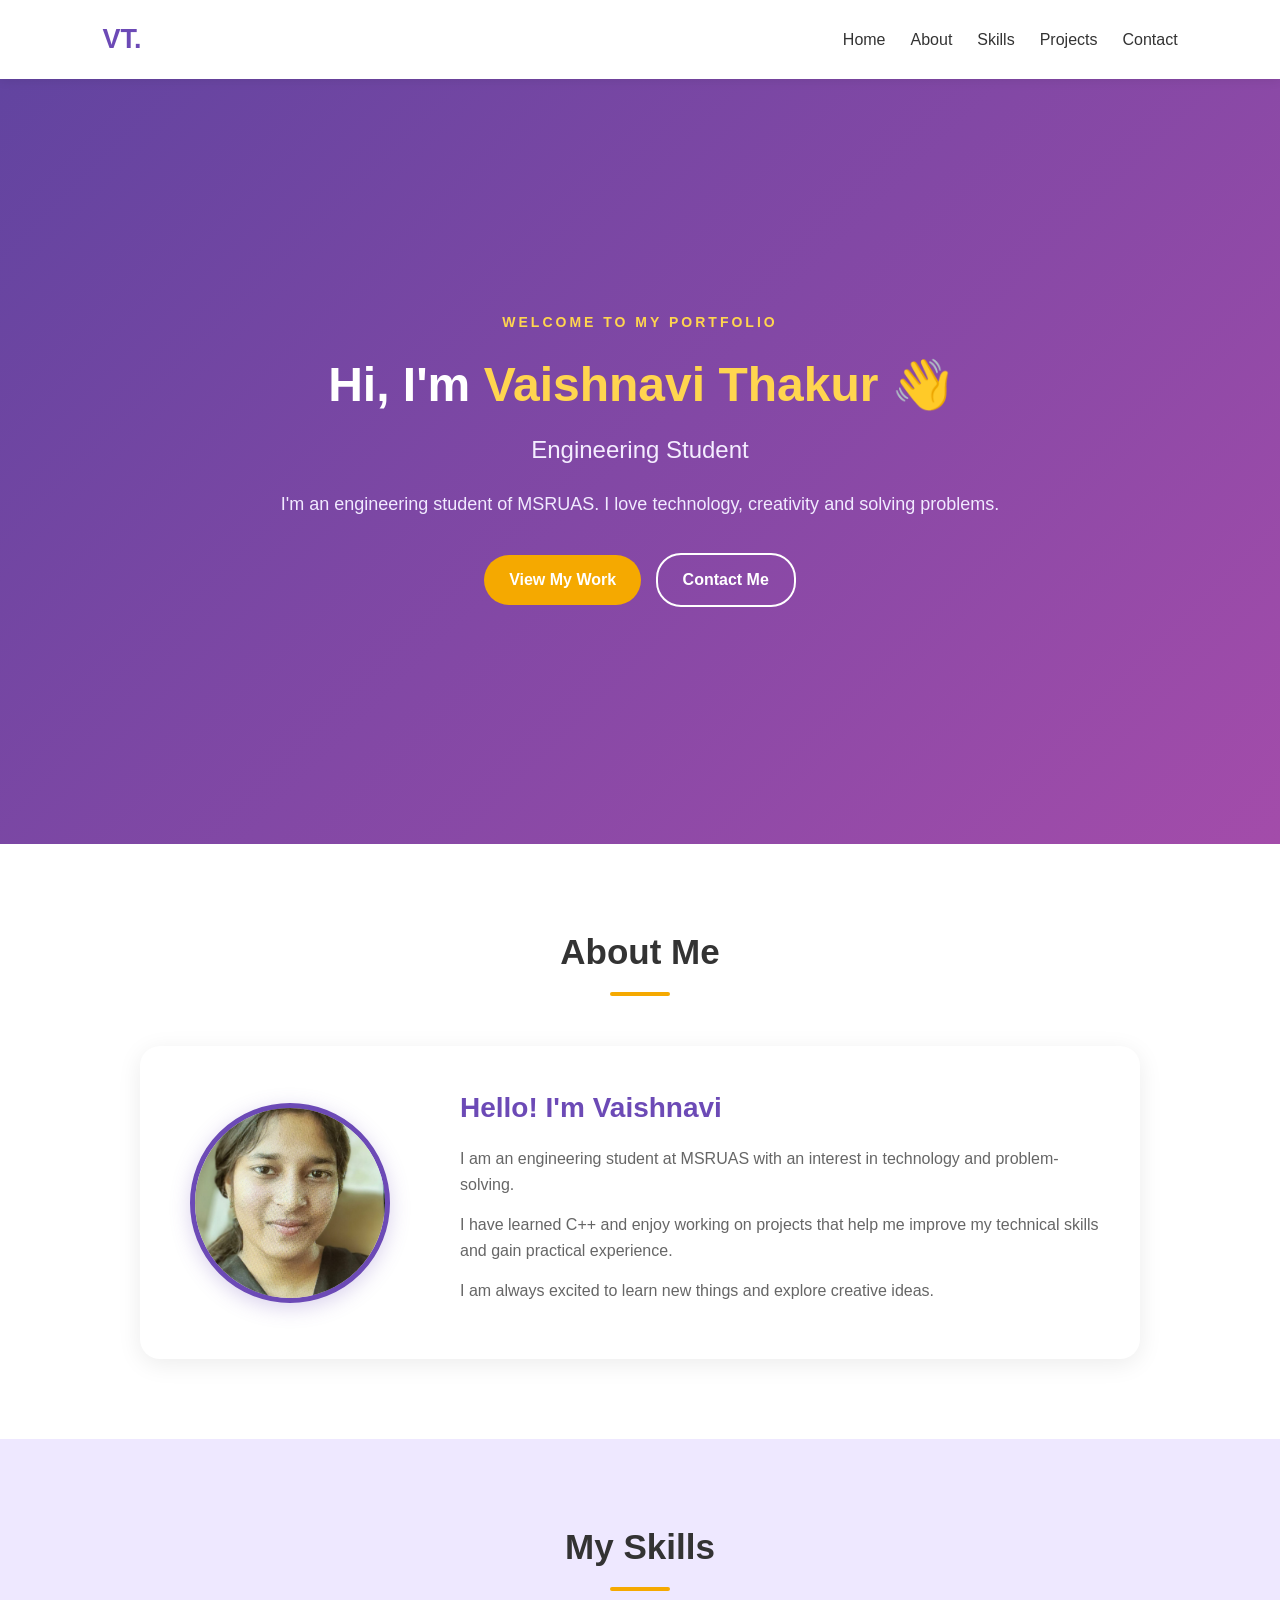
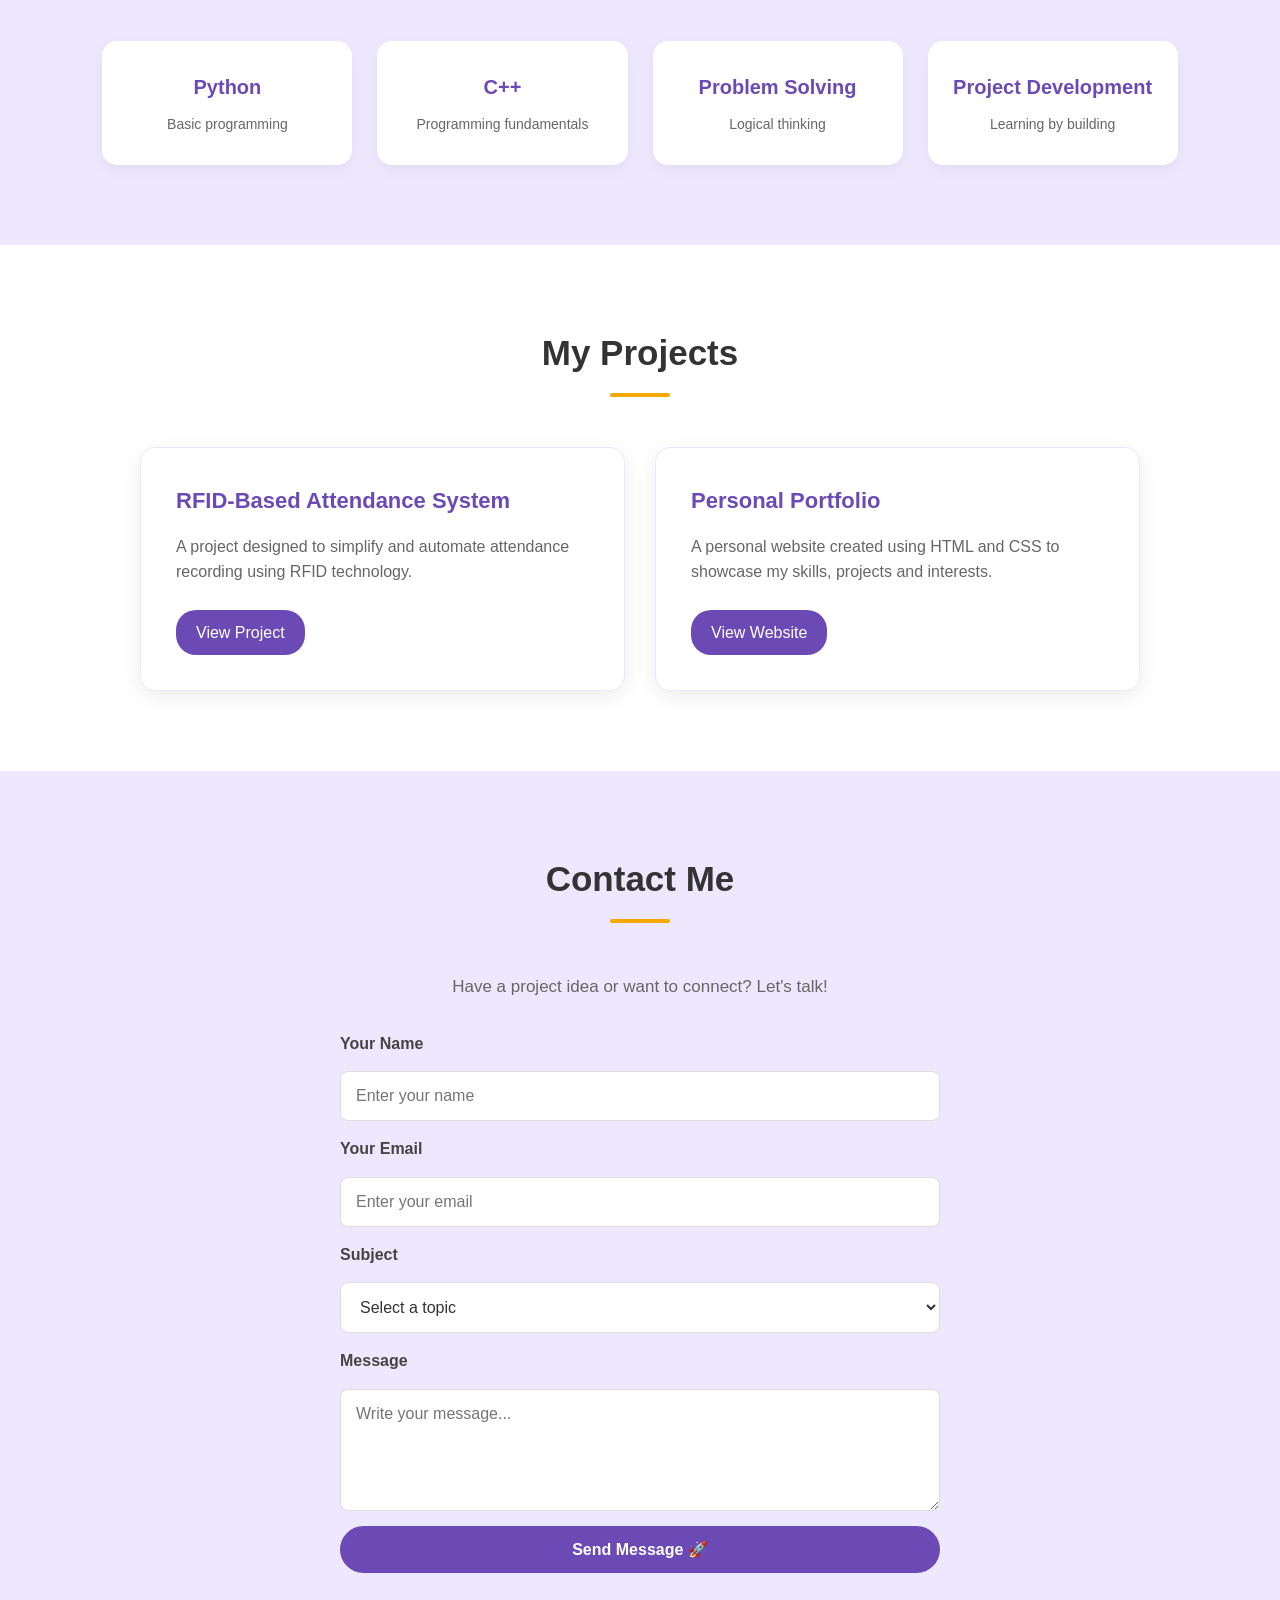
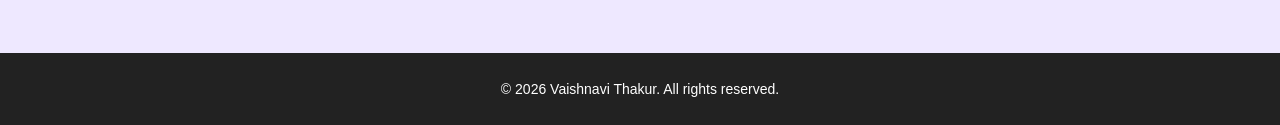
<file: index.html>
<!DOCTYPE html>
<html lang="en">
<head>
    <meta charset="UTF-8">
    <meta name="viewport"
          content="width=device-width, initial-scale=1.0">

    <title>My Portfolio | Vaishnavi Thakur</title>

    <link rel="stylesheet" href="style.css">
</head>

<body>

    <!-- NAVIGATION -->
    <nav>
        <a href="#home" class="logo">VT.</a>

        <div class="nav-links">
            <a href="#home">Home</a>
            <a href="#about">About</a>
            <a href="#skills">Skills</a>
            <a href="#projects">Projects</a>
            <a href="#contact">Contact</a>
        </div>
    </nav>


    <!-- HERO SECTION -->
    <header class="hero" id="home">
        <div class="hero-text">
            <p class="welcome">WELCOME TO MY PORTFOLIO</p>

            <h1>
                Hi, I'm <span>Vaishnavi Thakur</span> 👋
            </h1>

            <h2>Engineering Student</h2>

            <p>
                I'm an engineering student of MSRUAS.
                I love technology, creativity and
                solving problems.
            </p>

            <a href="#projects" class="button">
                View My Work
            </a>

            <a href="#contact" class="button button-outline">
                Contact Me
            </a>
        </div>
    </header>


    <!-- ABOUT SECTION -->
    <section id="about">
        <h2 class="section-title">About Me</h2>

        <div class="about-box">

            <div class="about-image">
                <div class="profile-circle">
                    <img
                        src="profile.jpeg"
                        alt="Vaishnavi Thakur"
                    >
                </div>
            </div>

            <div class="about-text">
                <h3>Hello! I'm Vaishnavi</h3>

                <p>
                    I am an engineering student at
                    MSRUAS with an interest in
                    technology and problem-solving.
                </p>

                <p>
                    I have learned C++ and enjoy
                    working on projects that help me
                    improve my technical skills and
                    gain practical experience.
                </p>

                <p>
                    I am always excited to learn
                    new things and explore creative
                    ideas.
                </p>
            </div>

        </div>
    </section>


    <!-- SKILLS SECTION -->
    <section id="skills" class="skills-section">
        <h2 class="section-title">My Skills</h2>

        <div class="skills-container">

            <div class="skill-card">
                <h3>Python</h3>
                <p>Basic programming</p>
            </div>

            <div class="skill-card">
                <h3>C++</h3>
                <p>Programming fundamentals</p>
            </div>

            <div class="skill-card">
                <h3>Problem Solving</h3>
                <p>Logical thinking</p>
            </div>

            <div class="skill-card">
                <h3>Project Development</h3>
                <p>Learning by building</p>
            </div>

        </div>
    </section>


    <!-- PROJECTS SECTION -->
    <section id="projects">
        <h2 class="section-title">My Projects</h2>

        <div class="projects-container">

            <div class="project-card">
                <h3>RFID-Based Attendance System</h3>

                <p>
                    A project designed to simplify
                    and automate attendance recording
                    using RFID technology.
                </p>

                <a href="#contact" class="project-button">
                    View Project
                </a>
            </div>

            <div class="project-card">
                <h3>Personal Portfolio</h3>

                <p>
                    A personal website created using
                    HTML and CSS to showcase my
                    skills, projects and interests.
                </p>

                <a href="#home" class="project-button">
                    View Website
                </a>
            </div>

        </div>
    </section>


    <!-- CONTACT SECTION -->
    <section id="contact" class="contact-section">
        <h2 class="section-title">Contact Me</h2>

        <p class="contact-intro">
            Have a project idea or want to connect?
            Let's talk!
        </p>

        <form action="#" method="get">

            <label for="name">Your Name</label>
            <input
                type="text"
                id="name"
                name="name"
                placeholder="Enter your name"
                required
            >

            <label for="email">Your Email</label>
            <input
                type="email"
                id="email"
                name="email"
                placeholder="Enter your email"
                required
            >

            <label for="subject">Subject</label>
            <select id="subject" name="subject">
                <option value="">Select a topic</option>
                <option value="project">
                    Project Discussion
                </option>
                <option value="collab">
                    Collaboration
                </option>
                <option value="other">
                    Other
                </option>
            </select>

            <label for="message">Message</label>
            <textarea
                id="message"
                name="message"
                rows="5"
                placeholder="Write your message..."
                required
            ></textarea>

            <button type="submit">
                Send Message 🚀
            </button>

        </form>
    </section>


    <!-- FOOTER -->
    <footer>
        <p>
            &copy; 2026 Vaishnavi Thakur.
            All rights reserved.
        </p>
    </footer>

</body>
</html>
</file>
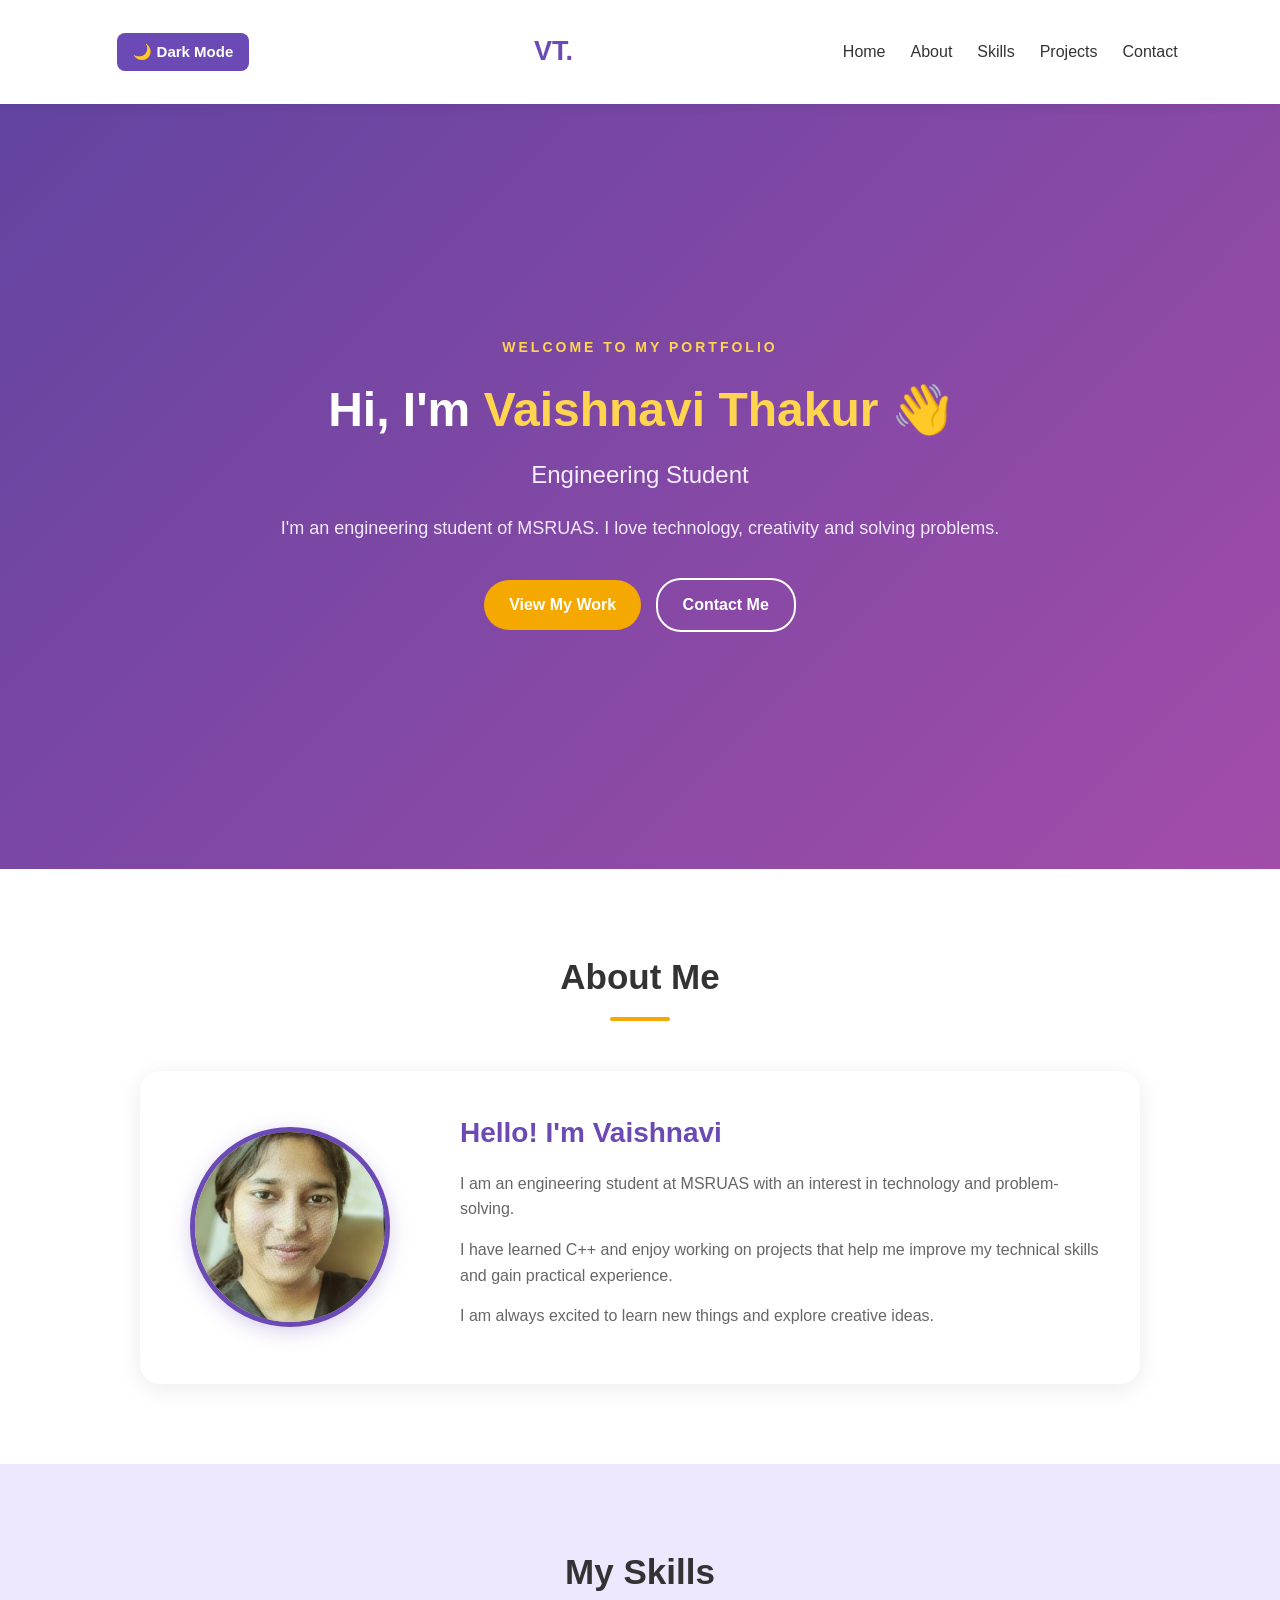
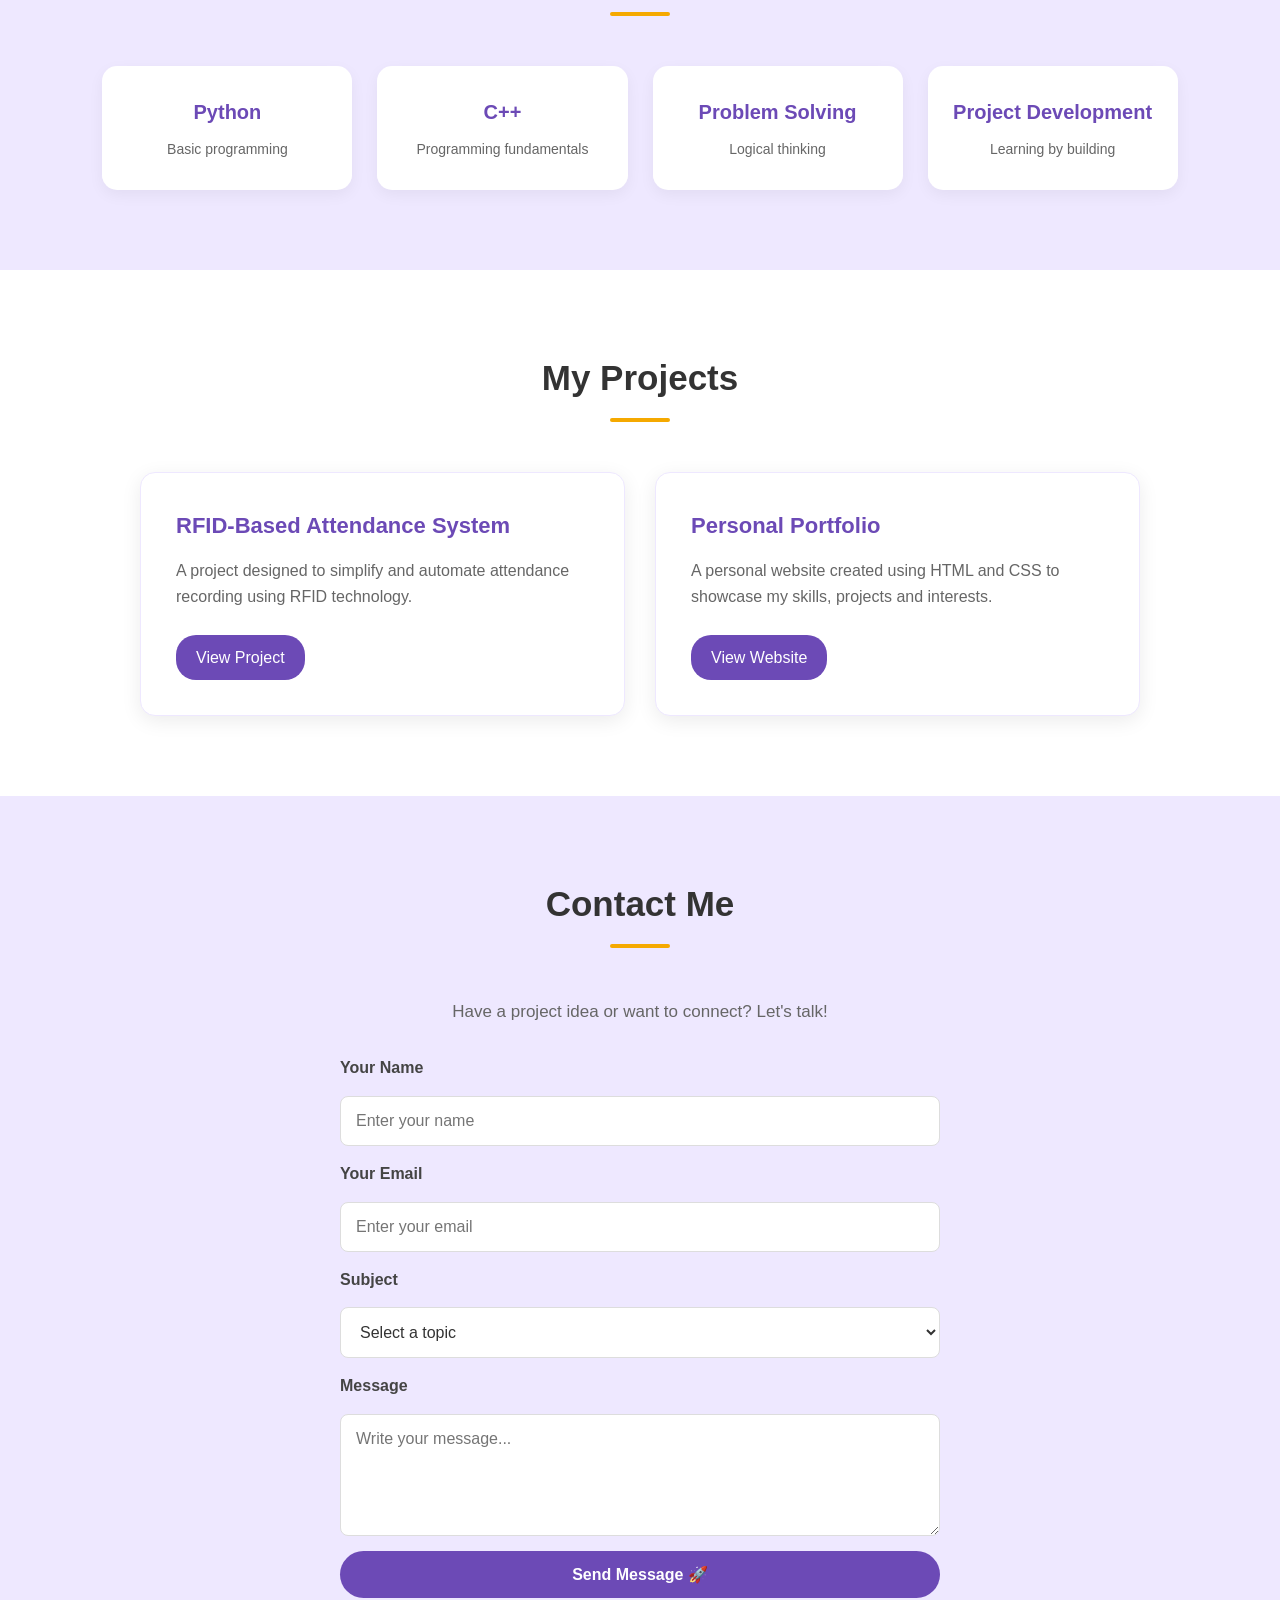
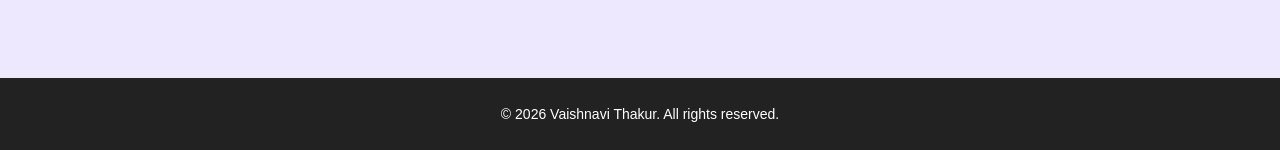
<file: Day/CSS/index.html>
<!DOCTYPE html>
<html lang="en">
<head>
    <meta charset="UTF-8">
    <meta name="viewport"
          content="width=device-width, initial-scale=1.0">

    <title>My Portfolio | Vaishnavi Thakur</title>

    <link rel="stylesheet" href="style.css">
</head>

<body>

    <!-- NAVIGATION -->
    <nav>
        <button id="themeButton" type="button">
    🌙 Dark Mode
</button>

    
        <a href="#home" class="logo">VT.</a>

        <div class="nav-links">
            <a href="#home">Home</a>
            <a href="#about">About</a>
            <a href="#skills">Skills</a>
            <a href="#projects">Projects</a>
            <a href="#contact">Contact</a>
        </div>
    </nav>


    <!-- HERO SECTION -->
    <header class="hero" id="home">
        <div class="hero-text">
            <p class="welcome">WELCOME TO MY PORTFOLIO</p>

            <h1>
                Hi, I'm <span>Vaishnavi Thakur</span> 👋
            </h1>

            <h2>Engineering Student</h2>

            <p>
                I'm an engineering student of MSRUAS.
                I love technology, creativity and
                solving problems.
            </p>

            <a href="#projects" class="button">
                View My Work
            </a>

            <a href="#contact" class="button button-outline">
                Contact Me
            </a>
        </div>
    </header>


    <!-- ABOUT SECTION -->
    <section id="about">
        <h2 class="section-title">About Me</h2>

        <div class="about-box">

            <div class="about-image">
                <div class="profile-circle">
                    <img
                        src="profile.jpeg"
                        alt="Vaishnavi Thakur"
                    >
                </div>
            </div>

            <div class="about-text">
                <h3>Hello! I'm Vaishnavi</h3>

                <p>
                    I am an engineering student at
                    MSRUAS with an interest in
                    technology and problem-solving.
                </p>

                <p>
                    I have learned C++ and enjoy
                    working on projects that help me
                    improve my technical skills and
                    gain practical experience.
                </p>

                <p>
                    I am always excited to learn
                    new things and explore creative
                    ideas.
                </p>
            </div>

        </div>
    </section>


    <!-- SKILLS SECTION -->
    <section id="skills" class="skills-section">
        <h2 class="section-title">My Skills</h2>

        <div class="skills-container">

            <div class="skill-card">
                <h3>Python</h3>
                <p>Basic programming</p>
            </div>

            <div class="skill-card">
                <h3>C++</h3>
                <p>Programming fundamentals</p>
            </div>

            <div class="skill-card">
                <h3>Problem Solving</h3>
                <p>Logical thinking</p>
            </div>

            <div class="skill-card">
                <h3>Project Development</h3>
                <p>Learning by building</p>
            </div>

        </div>
    </section>


    <!-- PROJECTS SECTION -->
    <section id="projects">
        <h2 class="section-title">My Projects</h2>

        <div class="projects-container">

            <div class="project-card">
                <h3>RFID-Based Attendance System</h3>

                <p>
                    A project designed to simplify
                    and automate attendance recording
                    using RFID technology.
                </p>

                <a href="#contact" class="project-button">
                    View Project
                </a>
            </div>

            <div class="project-card">
                <h3>Personal Portfolio</h3>

                <p>
                    A personal website created using
                    HTML and CSS to showcase my
                    skills, projects and interests.
                </p>

                <a href="#home" class="project-button">
                    View Website
                </a>
            </div>

        </div>
    </section>


    <!-- CONTACT SECTION -->
    <section id="contact" class="contact-section">
        <h2 class="section-title">Contact Me</h2>

        <p class="contact-intro">
            Have a project idea or want to connect?
            Let's talk!
        </p>

        <form action="#" method="get">

            <label for="name">Your Name</label>
            <input
                type="text"
                id="name"
                name="name"
                placeholder="Enter your name"
                required
            >

            <label for="email">Your Email</label>
            <input
                type="email"
                id="email"
                name="email"
                placeholder="Enter your email"
                required
            >

            <label for="subject">Subject</label>
            <select id="subject" name="subject">
                <option value="">Select a topic</option>
                <option value="project">
                    Project Discussion
                </option>
                <option value="collab">
                    Collaboration
                </option>
                <option value="other">
                    Other
                </option>
            </select>

            <label for="message">Message</label>
            <textarea
                id="message"
                name="message"
                rows="5"
                placeholder="Write your message..."
                required
            ></textarea>

            <button type="submit">
                Send Message 🚀
            </button>

        </form>
    </section>


    <!-- FOOTER -->
    <footer>
        <p>
            &copy; 2026 Vaishnavi Thakur.
            All rights reserved.
        </p>
    </footer>
<script src = "script.js"></script>
</body>
</html>
</file>
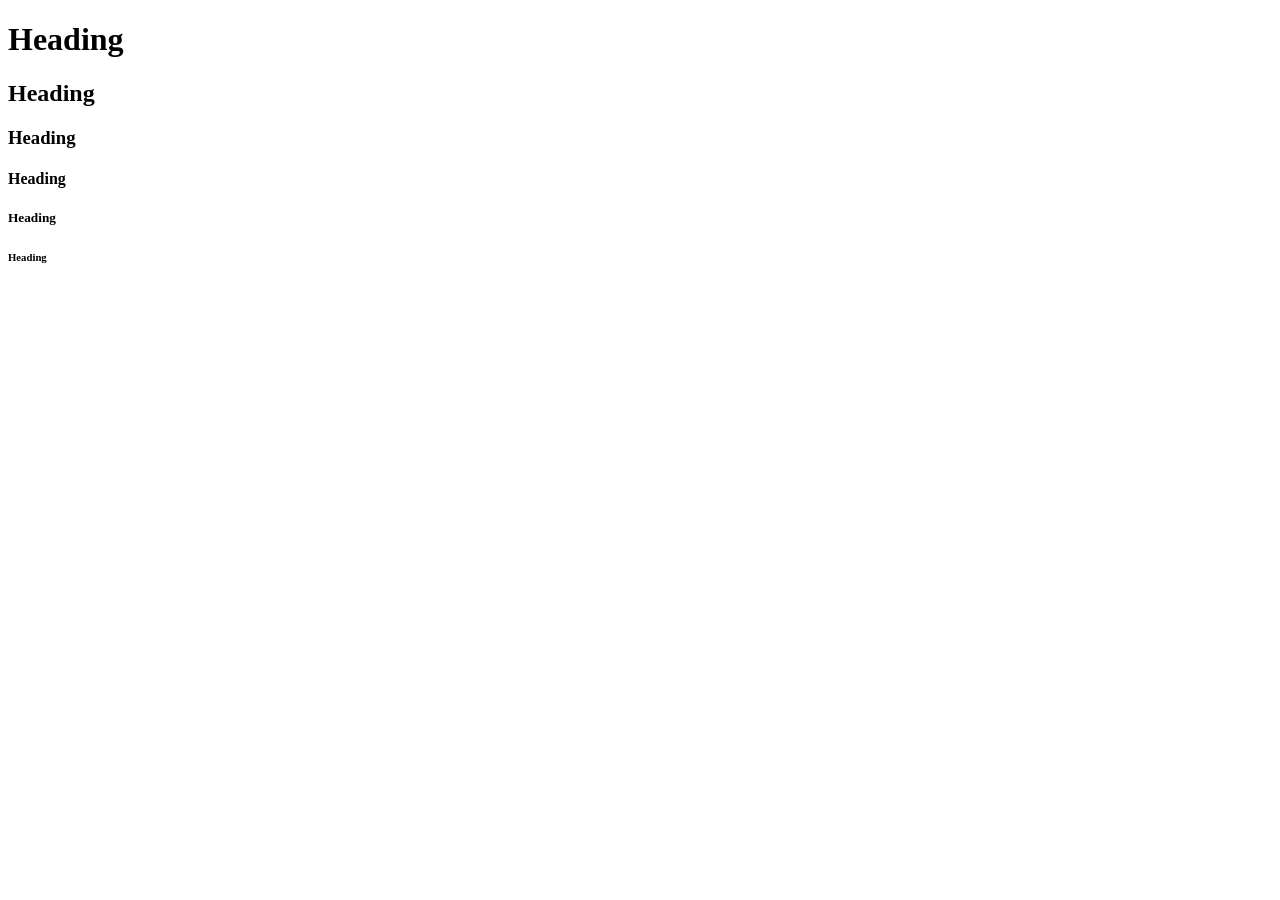
<file: Day/Day1/P2.html>
<!DOCTYPE html>
<html lang="en">
<head>
    <meta charset="UTF-8">
    <meta name="viewport" content="width=device-width, initial-scale=1.0">
    <title>href tag</title>
</head>
<body>
    <!--Heading-->
    <h1>Heading</h1>
    <h2>Heading</h2>
    <h3>Heading</h3>
    <h4>Heading</h4>
    <h5>Heading</h5>
    <h6>Heading</h6>
    
    
</body>
</html>
</file>
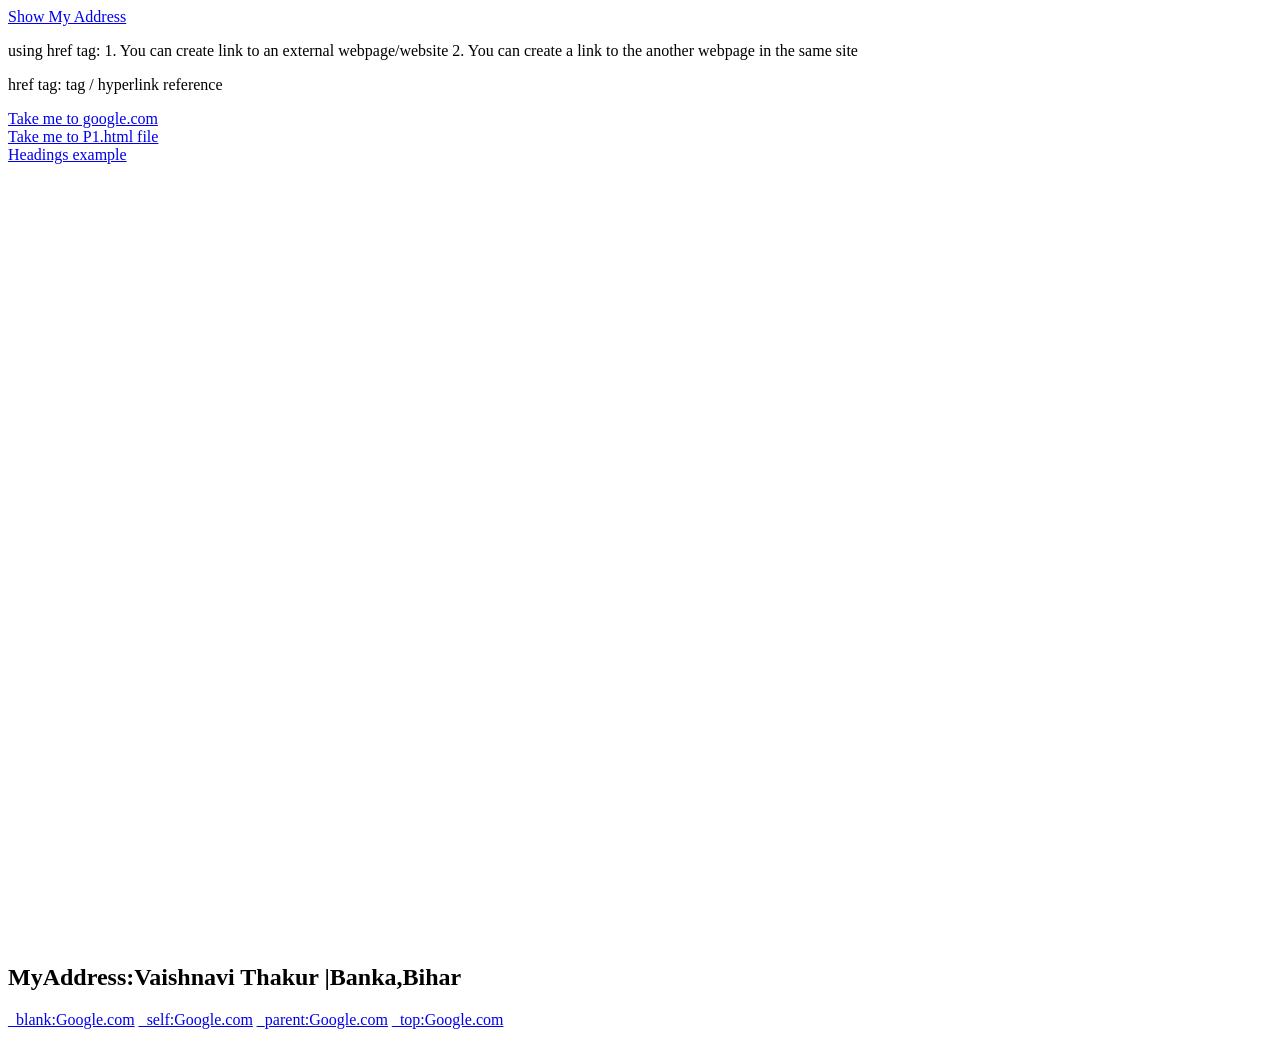
<file: Day/Day2/P2.html>
<!DOCTYPE html>
<html lang="en">
<head>
    <meta charset="UTF-8">
    <meta name="viewport" content="width=device-width, initial-scale=1.0">
    <title>href tag</title>
</head>
<body>
    
    <a href="#MyAddress">Show My Address</a>
    <p>using href tag:
        1. You can create link to an external webpage/website
        <website>2. You can create a link to the another webpage in the same site</website>
    </p>
    <!-- Link to external site | Absolute URL-->
    <p>href tag:<a> tag / hyperlink reference</a></p>
    <a href="https://www.google.com/">Take me to google.com</a>
    <br><!-- Break line tag-->
    <!-- Link to another webpage: relative URL-->
     <a href="P1.html">Take me to P1.html file</a>
     <br>
     <a href ="../Day1/P2.html">Headings example</a>
     <!-- FTP:FileTransferProtocol | Javascript-->


     <!--WE can link within the file-->
     <h2 id="MyAddress" style="margin-top: 800px;">MyAddress:Vaishnavi Thakur |Banka,Bihar</h2>
     <!--Attribute:target: _blank:opens in a new tab | _self : opens in same tab| _parent :opens the link in the parent frame| _top:opens link in the full body of the window-->
    <a href="https://www.google.com/"target="_blank">_blank:Google.com</a>
    <a href="https://www.google.com/"target="_self">_self:Google.com</a>
    <a href="https://www.google.com/"target="_parent">_parent:Google.com</a>
    <a href="https://www.google.com/"target="_top">_top:Google.com</a>
    <a href="http://"target="_blank"rel="noopener noreferrer"></a>


</body>
</html>
</file>
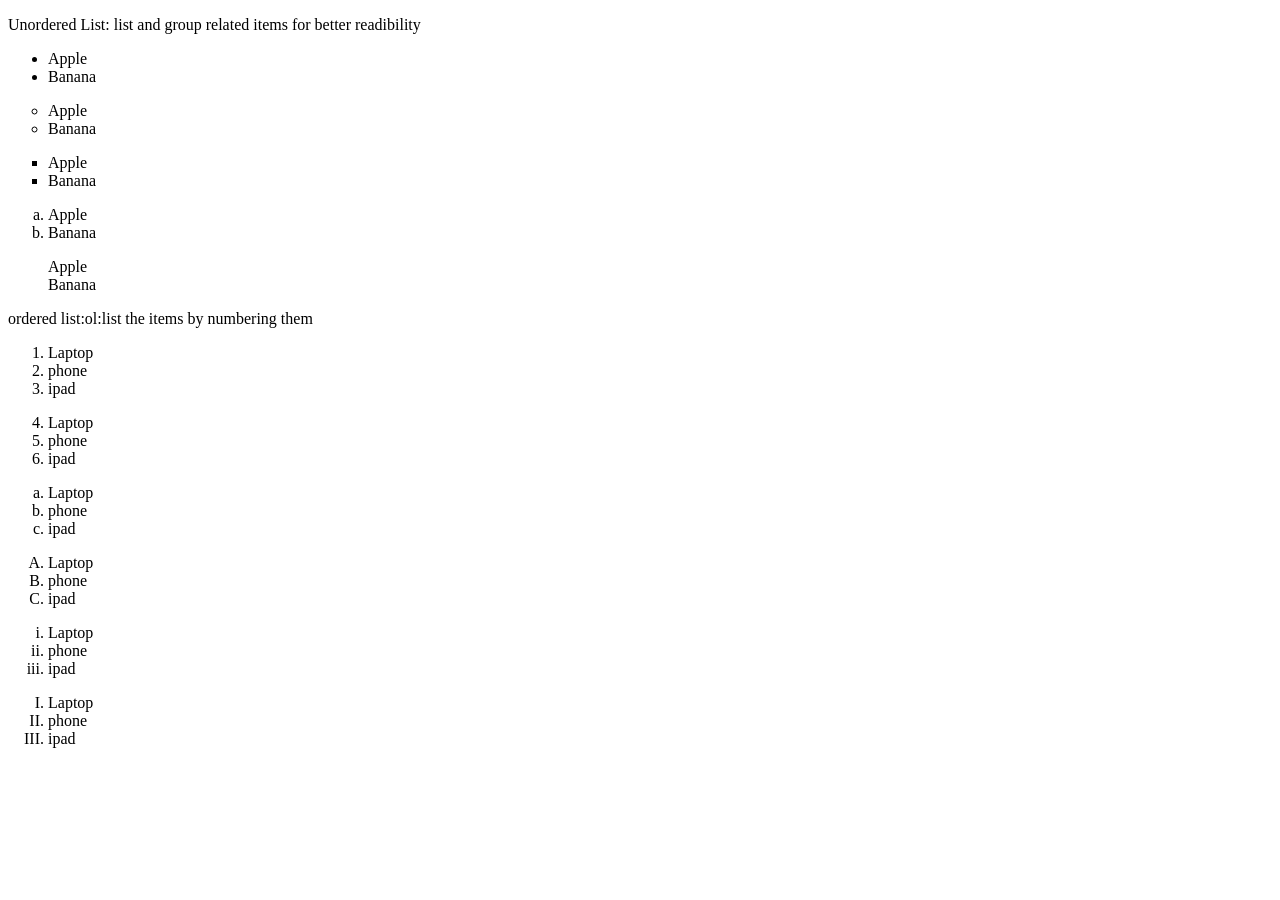
<file: Day/Day2/P3.html>
<!DOCTYPE html>
<html lang="en">
<head>
    <meta charset="UTF-8">
    <meta name="viewport" content="width=device-width, initial-scale=1.0">
    <title>Unordered List</title>
</head>
<body>
    <p>Unordered List: list and group related items for better readibility</p>
    <!-- ul: unordered list | li:List | Items are listed with bullets-->
    <ul>
        <li>Apple</li>
        <li>Banana</li>
    </ul>
        <!--style of bullets-->
    <ul style="list-style-type: circle;">
        <li>Apple</li>
        <li>Banana</li>
    </ul>
    <ul style="list-style-type: square;">
        <li>Apple</li>
        <li>Banana</li>
    </ul>
    <ul style="list-style-type:  lower-latin;">
        <li>Apple</li>
        <li>Banana</li>
    </ul>
    <ul style="list-style-type: none;">
        <li>Apple</li>
        <li>Banana</li>
    </ul>
    
    <p>ordered list:ol:list the items by numbering them</p>
    <ol>
        <li>Laptop</li>
        <li>phone</li>
        <li>ipad</li>
    </ol>
    <!--ol type variations-->
    <ol start="4">
        <li>Laptop</li>
        <li>phone</li>
        <li>ipad</li>
    </ol>
    <ol type ="a">
        <li>Laptop</li>
        <li>phone</li>
        <li>ipad</li>
    </ol>
    <ol type="A">
        <li>Laptop</li>
        <li>phone</li>
        <li>ipad</li>
    </ol>
   <ol type="i" >
        <li>Laptop</li>
        <li>phone</li>
        <li>ipad</li>
    </ol>
    <ol type="I">
        <li>Laptop</li>
        <li>phone</li>
        <li>ipad</li>
    </ol>
    
</body>
</html>
</file>
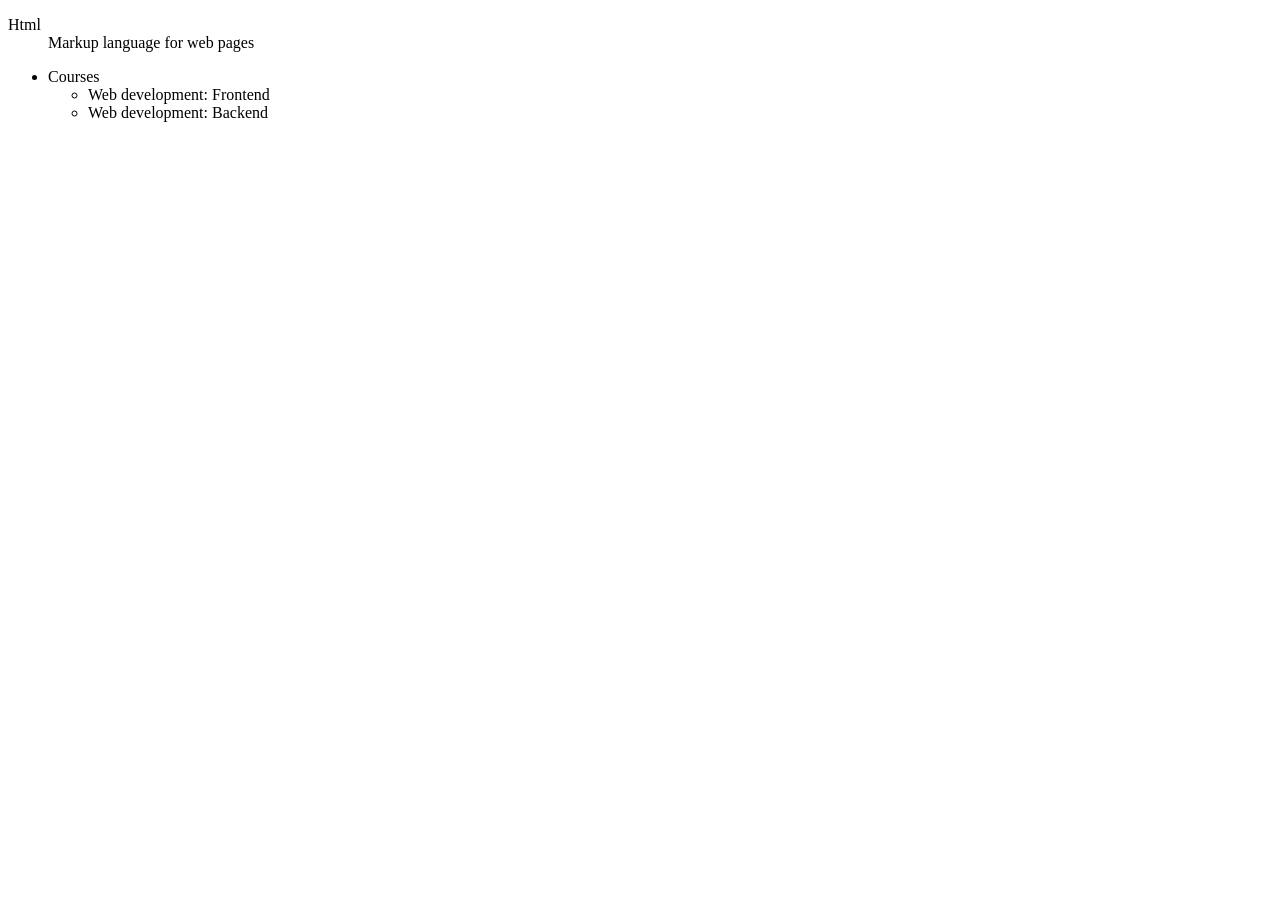
<file: Day/Day2/P4.html>
<!DOCTYPE html>
<html lang="en">
<head>
    <meta charset="UTF-8">
    <meta name="viewport" content="width=device-width, initial-scale=1.0">
    <title>Description List & Nested list</title>
</head>
<body>
    <dl>
        <dt>Html</dt>
        <dd>Markup language for web pages</dd>
    </dl>

    <!-- Nested li -->
     <ul>
        <li>Courses</li>
        <ul>
            <li>Web development: Frontend</li>
            <li>Web development: Backend</li>
        </ul>
     </ul>
</body>
</html>
</file>
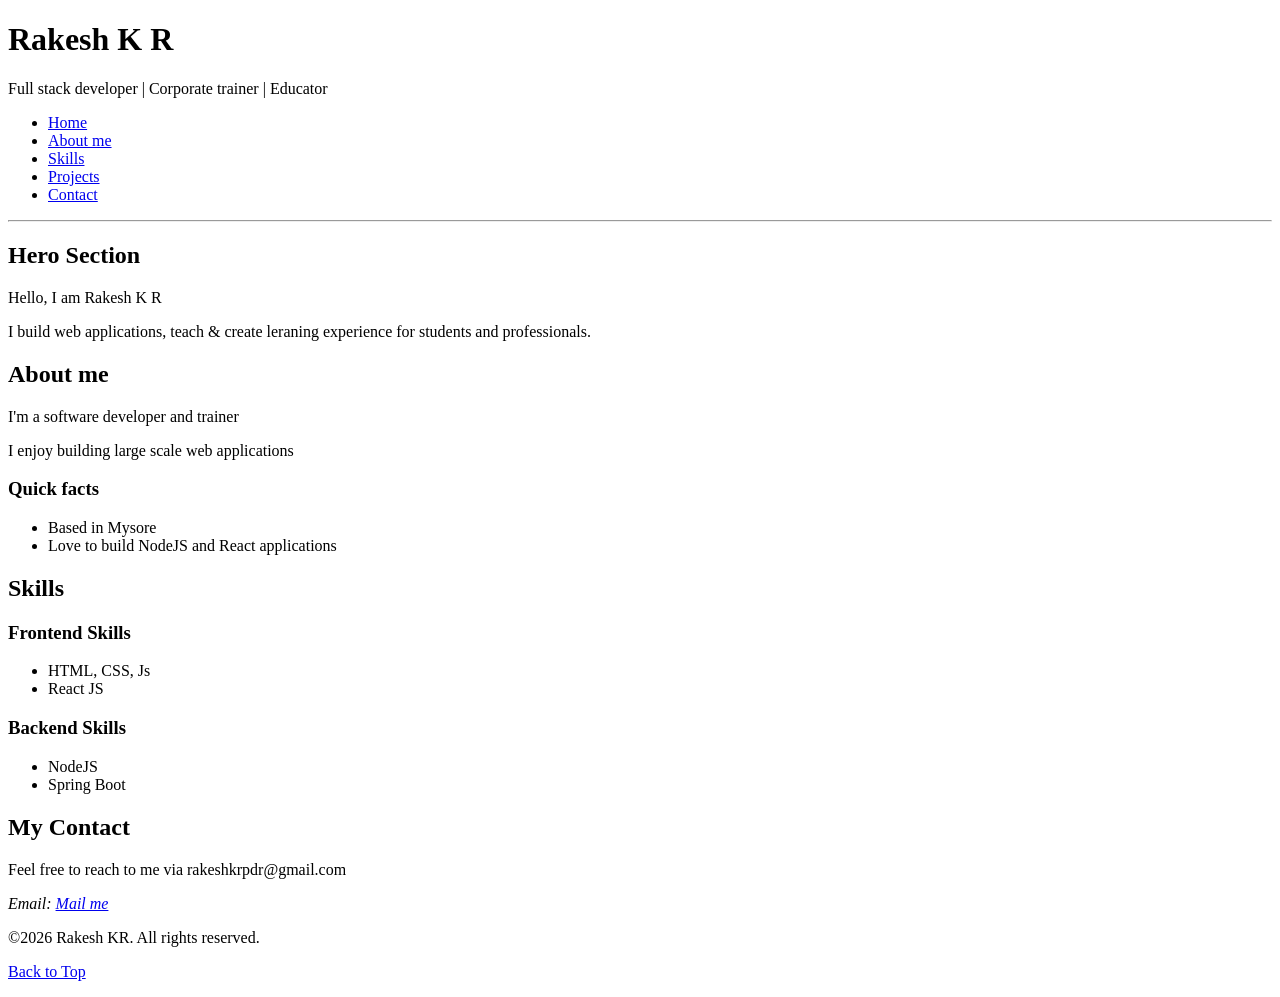
<file: Day/Day2/P5.html>
<!DOCTYPE html>
<html lang="en">
<head>
    <meta charset="UTF-8">
    <meta name="viewport" content="width=device-width, initial-scale=1.0">
    <title>Semantic tags</title>
</head>
<body>
    <!-- Semantic: meaning
    header,footer,nav,main,section,figure,time ....
    Their names describe the type of its role -->
    <header>
        <h1>Rakesh K R</h1>
        <p>Full stack developer | Corporate trainer | Educator</p>
        <!-- navigation bar -->
         <nav>
            <ul>
                <li><a href="#hero">Home</a></li>
                <li><a href="#about">About me</a></li>
                <li><a href="#skills">Skills</a></li>
                <li><a href="#projects">Projects</a></li>
                <li><a href="#contact">Contact</a></li>
            </ul>
         </nav>
    </header>
    <hr>
    <!-- main content of the portfolio -->
     <main>
        <section id="hero">
            <h2>Hero Section</h2>
            <p>Hello, I am Rakesh K R</p>
            <p>I build web applications, teach & create leraning experience for students and
                professionals.
            </p>
        </section>

        <section id="about">
            <h2>About me</h2>
            <article>
                <p>I'm a software developer and trainer</p>
                <p>I enjoy building large scale web applications</p>
            </article>

            <aside>
                <h3>Quick facts</h3>
                <ul>
                    <li>Based in Mysore</li>
                    <li>Love to build NodeJS and React applications</li>
                </ul>
            </aside>
        </section>

        <!-- Skills section -->
         <section id="skills">
            <h2>Skills</h2>
            <article>
                <h3>Frontend Skills</h3>
                <ul>
                    <li>HTML, CSS, Js</li>
                    <li>React JS</li>
                </ul>
            </article>
            <article>
                <h3>Backend Skills</h3>
                <ul>
                    <li>NodeJS</li>
                    <li>Spring Boot</li>
                </ul>
            </article>
         </section>

         <section id="contact">
            <h2>My Contact</h2>
            <p>Feel free to reach to me via rakeshkrpdr@gmail.com</p>
            <address>
                <p>Email: <a href="mailto:rakeshkrpdr@gmail.com">Mail me</a></p>
            </address>
         </section>
     </main>
     <footer>
        <p>&copy;2026 Rakesh KR. All rights reserved.</p>
        <p><a href="#hero">Back to Top</a></p>
     </footer>
</body>
</html>
</file>
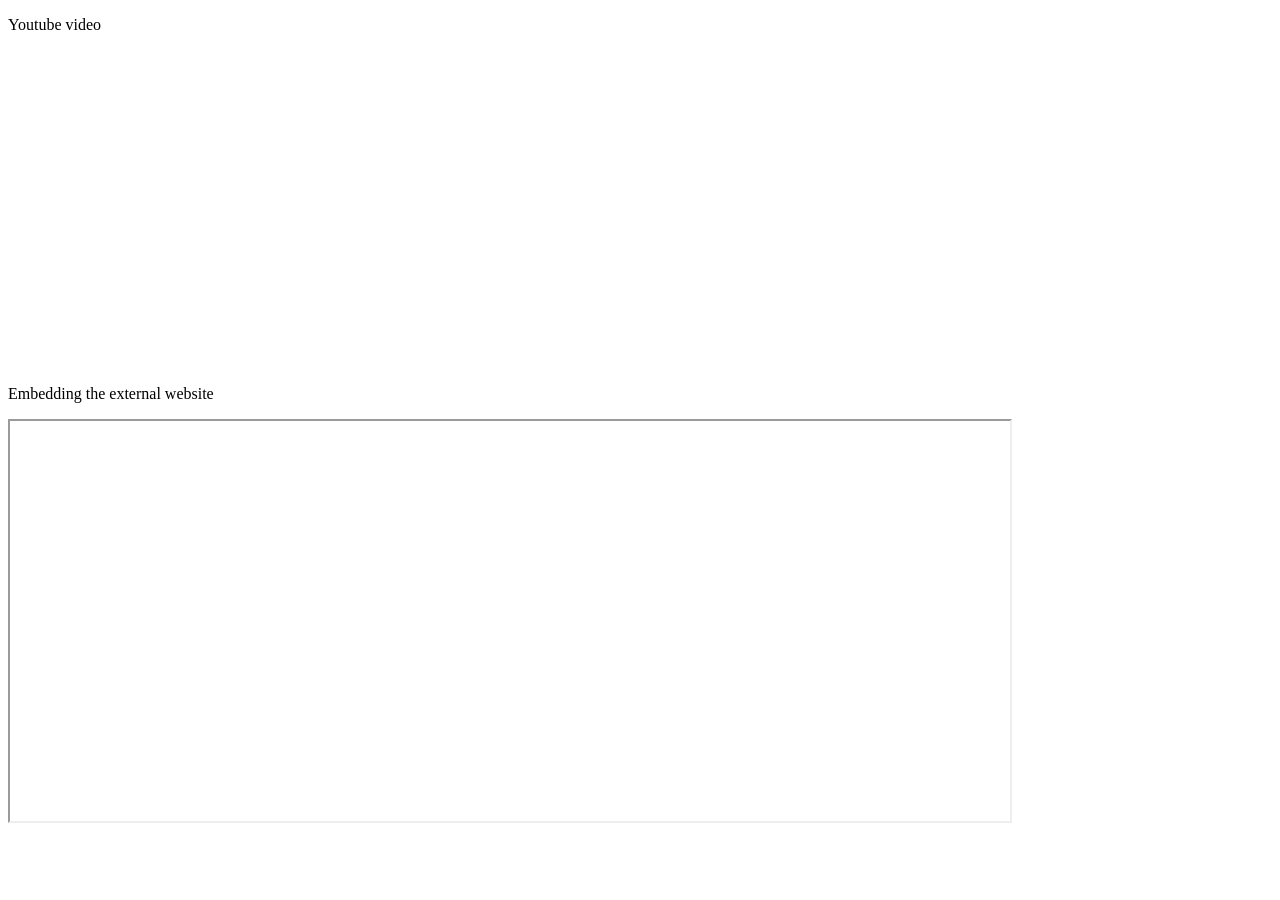
<file: Day/Day4/P1.html>
<!DOCTYPE html>
<html lang="en">
<head>
    <meta charset="UTF-8">
    <meta name="viewport" content="width=device-width, initial-scale=1.0">
    <title>Video Tag</title>
</head>
<body>
   <p>Youtube video</p>
   <iframe width="560" height="315" src="https://www.youtube.com/embed/74twWvHs2qo?si=WqJJQDcIbSMy2yll" title="YouTube video player" frameborder="0" allow="accelerometer; autoplay; clipboard-write; encrypted-media; gyroscope; picture-in-picture; web-share" referrerpolicy="strict-origin-when-cross-origin" allowfullscreen></iframe>
   <p>Embedding the external website</p>
   <iframe src="https://merav.co.in/" frameborder="1" width="1000" height="400"></iframe>
</body>
</html>
</file>
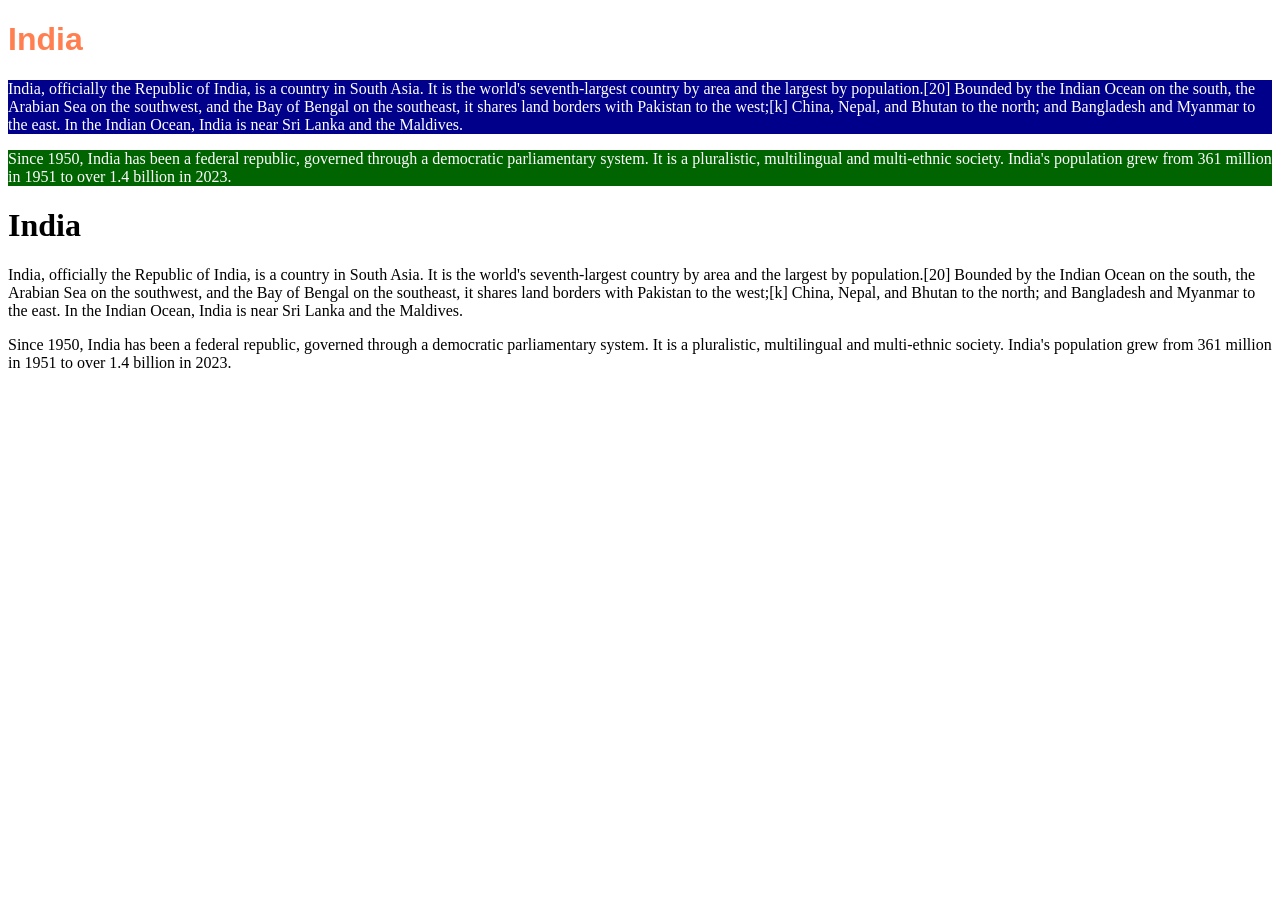
<file: Day/Day4/P10.html>
<!DOCTYPE html>
<html lang="en">
<head>
    <meta charset="UTF-8">
    <meta name="viewport" content="width=device-width, initial-scale=1.0">
    <title>CSS Selectors | ID Selector</title>
    <style>
        #first-heading{
            font-family:'Gill Sans', 'Gill Sans MT', Calibri, 'Trebuchet MS', sans-serif;
            color:coral;
        }
        #first-paragraph{
            background-color: darkblue;
            color: white;
        }
        #sub-paragraph{
            background-color:darkgreen;
            color: white;
        }
    </style>
</head>
<body>
    <h1 id="first-heading">India</h1>
    <p id="first-paragraph">India, officially the Republic of India, is a country in South Asia. It is the world's seventh-largest country by area and the largest by population.[20] Bounded by the Indian Ocean on the south, the Arabian Sea on the southwest, and the Bay of Bengal on the southeast, it shares land borders with Pakistan to the west;[k] China, Nepal, and Bhutan to the north; and Bangladesh and Myanmar to the east. In the Indian Ocean, India is near Sri Lanka and the Maldives.</p>
    <p id="sub-paragraph">Since 1950, India has been a federal republic, governed through a democratic parliamentary system. It is a pluralistic, multilingual and multi-ethnic society. India's population grew from 361 million in 1951 to over 1.4 billion in 2023.</p>

    <h1 id="second-heading">India</h1>
    <p id="second-paragraph">India, officially the Republic of India, is a country in South Asia. It is the world's seventh-largest country by area and the largest by population.[20] Bounded by the Indian Ocean on the south, the Arabian Sea on the southwest, and the Bay of Bengal on the southeast, it shares land borders with Pakistan to the west;[k] China, Nepal, and Bhutan to the north; and Bangladesh and Myanmar to the east. In the Indian Ocean, India is near Sri Lanka and the Maldives.</p>
    <p id="secondsub-paragraph">Since 1950, India has been a federal republic, governed through a democratic parliamentary system. It is a pluralistic, multilingual and multi-ethnic society. India's population grew from 361 million in 1951 to over 1.4 billion in 2023.</p>

</body>
</html>
</file>
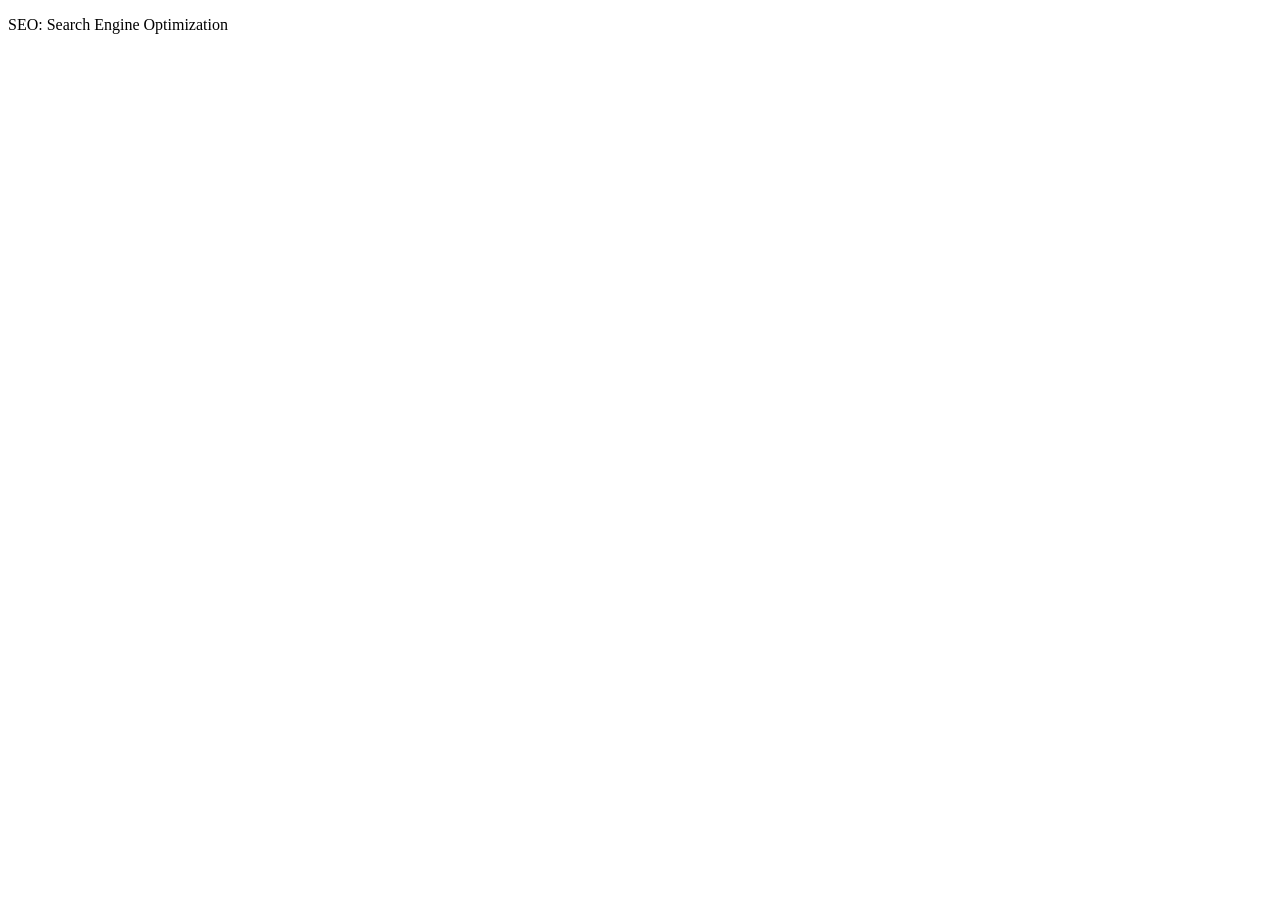
<file: Day/Day4/P2.html>
<!DOCTYPE html>
<html lang="en">
<head>
    <meta charset="UTF-8">
    <meta name="viewport" content="width=device-width, initial-scale=1.0">
    <meta name="description" content="Learn the essential HTML SEO tags">
    <meta name="robots" content="index, follow">
    <meta property="og:title" content="Html SEO basics">
    <meta property="og:description" content="Html SEO basics">
    <meta property="og:image" content="Html SEO basics">
    <meta property="og:url" content="https://">
    <meta property="og:type" content="Html SEO basics">
    <title>HTML SEO</title>
</head>
<body>
    <p>SEO: Search Engine Optimization</p>

</body>
</html>
</file>
<file: style.css>
/* =========================
   GENERAL STYLING
========================= */

* {
    margin: 0;
    padding: 0;
    box-sizing: border-box;
}

html {
    scroll-behavior: smooth;
}

body {
    font-family: Arial, sans-serif;
    line-height: 1.6;
    color: #222;
    background-color: #f8f7ff;
}

a {
    transition: 0.3s;
}


/* =========================
   NAVIGATION
========================= */

nav {
    display: flex;
    justify-content: space-between;
    align-items: center;
    padding: 18px 8%;
    background-color: #ffffff;
    position: sticky;
    top: 0;
    z-index: 1000;
    box-shadow: 0 2px 10px rgba(0,0,0,0.08);
}

.logo {
    font-size: 27px;
    font-weight: bold;
    color: #6c4ab6;
    text-decoration: none;
}

.nav-links {
    display: flex;
    gap: 25px;
}

.nav-links a {
    text-decoration: none;
    color: #333;
    font-weight: 500;
}

.nav-links a:hover {
    color: #6c4ab6;
}


/* =========================
   HERO SECTION
========================= */

.hero {
    min-height: 85vh;
    display: flex;
    align-items: center;
    justify-content: center;
    text-align: center;
    padding: 60px 20px;

    background: linear-gradient(
        135deg,
        #6244a0,
        #a34caa
    );

    color: white;
}

.hero-text {
    max-width: 850px;
}

.welcome {
    color: #ffd54f;
    font-weight: bold;
    letter-spacing: 3px;
    margin-bottom: 20px;
    font-size: 14px;
}

.hero h1 {
    font-size: 48px;
    margin-bottom: 15px;
    line-height: 1.3;
    color: white;
}

.hero h1 span {
    color: #ffd54f;
}

.hero h2 {
    font-size: 24px;
    margin-bottom: 20px;
    color: #f4edff;
    font-weight: 500;
}

.hero p:not(.welcome) {
    font-size: 18px;
    color: #f1eaff;
    margin-bottom: 30px;
}


/* =========================
   BUTTONS
========================= */

.button {
    display: inline-block;
    padding: 12px 25px;
    margin: 5px;
    background-color: #f5a900;
    color: white;
    text-decoration: none;
    font-weight: bold;
    border-radius: 25px;
}

.button:hover {
    background-color: #df9200;
    transform: translateY(-3px);
}

.button-outline {
    background-color: transparent;
    border: 2px solid white;
}

.button-outline:hover {
    background-color: white;
    color: #6244a0;
}


/* =========================
   COMMON SECTIONS
========================= */

section {
    padding: 80px 8%;
    scroll-margin-top: 80px;
}

.section-title {
    text-align: center;
    font-size: 35px;
    margin-bottom: 50px;
    color: #333;
}

.section-title::after {
    content: "";
    display: block;
    width: 60px;
    height: 4px;
    background-color: #f5a900;
    margin: 12px auto 0;
    border-radius: 5px;
}


/* =========================
   ABOUT SECTION
========================= */

#about {
    background-color: #ffffff;
}

.about-box {
    max-width: 1000px;
    margin: auto;
    display: flex;
    align-items: center;
    gap: 60px;
    background-color: white;
    padding: 40px;
    border-radius: 20px;
    box-shadow: 0 5px 25px rgba(0,0,0,0.08);
}

.about-image {
    min-width: 220px;
    display: flex;
    justify-content: center;
    align-items: center;
}

/* PROFILE PHOTO CIRCLE */

.profile-circle {
    width: 200px;
    height: 200px;
    border-radius: 50%;
    overflow: hidden;
    border: 5px solid #6c4ab6;
    box-shadow: 0 5px 20px
        rgba(108,74,182,0.25);
    flex-shrink: 0;
    background-color: #eee8ff;
}

.profile-circle img {
    width: 100%;
    height: 100%;
    object-fit: cover;
    object-position: center;
    display: block;
}

.about-text h3 {
    font-size: 28px;
    margin-bottom: 15px;
    color: #6c4ab6;
}

.about-text p {
    margin-bottom: 15px;
    color: #666;
    font-size: 16px;
}


/* =========================
   SKILLS SECTION
========================= */

.skills-section {
    background-color: #eee8ff;
}

.skills-container {
    display: grid;
    grid-template-columns: repeat(4, 1fr);
    gap: 25px;
    max-width: 1100px;
    margin: auto;
}

.skill-card {
    background-color: white;
    padding: 30px 20px;
    text-align: center;
    border-radius: 15px;
    box-shadow: 0 5px 15px
        rgba(0,0,0,0.05);
    transition: 0.3s;
}

.skill-card:hover {
    transform: translateY(-8px);
    box-shadow: 0 10px 25px
        rgba(108,74,182,0.15);
}

.skill-card h3 {
    color: #6c4ab6;
    margin-bottom: 10px;
    font-size: 20px;
}

.skill-card p {
    color: #666;
    font-size: 14px;
}


/* =========================
   PROJECTS SECTION
========================= */

#projects {
    background-color: #ffffff;
}

.projects-container {
    display: grid;
    grid-template-columns: repeat(2, 1fr);
    gap: 30px;
    max-width: 1000px;
    margin: auto;
}

.project-card {
    background-color: white;
    padding: 35px;
    border-radius: 15px;
    box-shadow: 0 5px 20px
        rgba(0,0,0,0.08);
    border: 1px solid #eee8ff;
    transition: 0.3s;
}

.project-card:hover {
    transform: translateY(-5px);
    box-shadow: 0 10px 25px
        rgba(108,74,182,0.15);
}

.project-card h3 {
    color: #6c4ab6;
    margin-bottom: 15px;
    font-size: 22px;
}

.project-card p {
    color: #666;
    margin-bottom: 25px;
}

.project-button {
    display: inline-block;
    padding: 10px 20px;
    background-color: #6c4ab6;
    color: white;
    text-decoration: none;
    border-radius: 20px;
}

.project-button:hover {
    background-color: #4f328f;
    transform: translateY(-2px);
}


/* =========================
   CONTACT SECTION
========================= */

.contact-section {
    background-color: #eee8ff;
    text-align: center;
}

.contact-intro {
    color: #666;
    margin-bottom: 30px;
    font-size: 17px;
}

form {
    max-width: 600px;
    margin: auto;
    display: flex;
    flex-direction: column;
    gap: 15px;
    text-align: left;
}

form label {
    font-weight: bold;
    color: #444;
}

input,
textarea,
select {
    width: 100%;
    padding: 15px;
    border: 1px solid #ddd;
    border-radius: 8px;
    font-size: 16px;
    font-family: inherit;
    background-color: white;
    color: #333;
}

input:focus,
textarea:focus,
select:focus {
    outline: none;
    border-color: #6c4ab6;
    box-shadow: 0 0 5px
        rgba(108,74,182,0.2);
}

textarea {
    resize: vertical;
}

button {
    padding: 14px;
    border: none;
    border-radius: 25px;
    background-color: #6c4ab6;
    color: white;
    font-size: 16px;
    font-weight: bold;
    cursor: pointer;
    transition: 0.3s;
}

button:hover {
    background-color: #4f328f;
    transform: translateY(-2px);
}


/* =========================
   FOOTER
========================= */

footer {
    text-align: center;
    padding: 25px;
    background-color: #222;
    color: white;
    font-size: 14px;
}


/* =========================
   TABLET RESPONSIVE
========================= */

@media (max-width: 800px) {

    nav {
        flex-direction: column;
        gap: 15px;
        padding: 18px 5%;
    }

    .nav-links {
        flex-wrap: wrap;
        justify-content: center;
        gap: 15px;
    }

    .hero {
        min-height: 70vh;
    }

    .hero h1 {
        font-size: 38px;
    }

    .hero h2 {
        font-size: 21px;
    }

    .about-box {
        flex-direction: column;
        text-align: center;
        gap: 30px;
        padding: 30px;
    }

    .skills-container {
        grid-template-columns: repeat(2, 1fr);
    }

    .projects-container {
        grid-template-columns: 1fr;
    }
}


/* =========================
   MOBILE RESPONSIVE
========================= */

@media (max-width: 500px) {

    nav {
        padding: 15px 4%;
    }

    .logo {
        font-size: 23px;
    }

    .nav-links {
        gap: 10px;
    }

    .nav-links a {
        font-size: 13px;
    }

    .hero {
        min-height: 65vh;
        padding: 45px 15px;
    }

    .welcome {
        font-size: 12px;
        letter-spacing: 2px;
    }

    .hero h1 {
        font-size: 30px;
    }

    .hero h2 {
        font-size: 18px;
    }

    .hero p:not(.welcome) {
        font-size: 15px;
    }

    section {
        padding: 55px 5%;
    }

    .section-title {
        font-size: 28px;
        margin-bottom: 35px;
    }

    .about-box {
        padding: 25px 18px;
        gap: 25px;
    }

    .profile-circle {
        width: 170px;
        height: 170px;
    }

    .about-image {
        min-width: auto;
    }

    .about-text h3 {
        font-size: 23px;
    }

    .about-text p {
        font-size: 14px;
    }

    .skills-container {
        grid-template-columns: 1fr;
        gap: 18px;
    }

    .skill-card {
        padding: 25px 15px;
    }

    .projects-container {
        grid-template-columns: 1fr;
        gap: 20px;
    }

    .project-card {
        padding: 25px 20px;
    }

    .project-card h3 {
        font-size: 19px;
    }

    form {
        gap: 12px;
    }

    input,
    textarea,
    select {
        font-size: 14px;
        padding: 13px;
    }

    footer {
        font-size: 12px;
    }
}
</file>
<file: Day/CSS/style.css>
/* =========================
   GENERAL STYLING
========================= */

* {
    margin: 0;
    padding: 0;
    box-sizing: border-box;
}

html {
    scroll-behavior: smooth;
}

body {
    font-family: Arial, sans-serif;
    line-height: 1.6;
    color: #222;
    background-color: #f8f7ff;
}

a {
    transition: 0.3s;
}


/* =========================
   NAVIGATION
========================= */

nav {
    display: flex;
    justify-content: space-between;
    align-items: center;
    padding: 18px 8%;
    background-color: #ffffff;
    position: sticky;
    top: 0;
    z-index: 1000;
    box-shadow: 0 2px 10px rgba(0,0,0,0.08);
}

.logo {
    font-size: 27px;
    font-weight: bold;
    color: #6c4ab6;
    text-decoration: none;
}

.nav-links {
    display: flex;
    gap: 25px;
}

.nav-links a {
    text-decoration: none;
    color: #333;
    font-weight: 500;
}

.nav-links a:hover {
    color: #6c4ab6;
}


/* =========================
   HERO SECTION
========================= */

.hero {
    min-height: 85vh;
    display: flex;
    align-items: center;
    justify-content: center;
    text-align: center;
    padding: 60px 20px;

    background: linear-gradient(
        135deg,
        #6244a0,
        #a34caa
    );

    color: white;
}

.hero-text {
    max-width: 850px;
}

.welcome {
    color: #ffd54f;
    font-weight: bold;
    letter-spacing: 3px;
    margin-bottom: 20px;
    font-size: 14px;
}

.hero h1 {
    font-size: 48px;
    margin-bottom: 15px;
    line-height: 1.3;
    color: white;
}

.hero h1 span {
    color: #ffd54f;
}

.hero h2 {
    font-size: 24px;
    margin-bottom: 20px;
    color: #f4edff;
    font-weight: 500;
}

.hero p:not(.welcome) {
    font-size: 18px;
    color: #f1eaff;
    margin-bottom: 30px;
}


/* =========================
   BUTTONS
========================= */

.button {
    display: inline-block;
    padding: 12px 25px;
    margin: 5px;
    background-color: #f5a900;
    color: white;
    text-decoration: none;
    font-weight: bold;
    border-radius: 25px;
}

.button:hover {
    background-color: #df9200;
    transform: translateY(-3px);
}

.button-outline {
    background-color: transparent;
    border: 2px solid white;
}

.button-outline:hover {
    background-color: white;
    color: #6244a0;
}


/* =========================
   COMMON SECTIONS
========================= */

section {
    padding: 80px 8%;
    scroll-margin-top: 80px;
}

.section-title {
    text-align: center;
    font-size: 35px;
    margin-bottom: 50px;
    color: #333;
}

.section-title::after {
    content: "";
    display: block;
    width: 60px;
    height: 4px;
    background-color: #f5a900;
    margin: 12px auto 0;
    border-radius: 5px;
}


/* =========================
   ABOUT SECTION
========================= */

#about {
    background-color: #ffffff;
}

.about-box {
    max-width: 1000px;
    margin: auto;
    display: flex;
    align-items: center;
    gap: 60px;
    background-color: white;
    padding: 40px;
    border-radius: 20px;
    box-shadow: 0 5px 25px rgba(0,0,0,0.08);
}

.about-image {
    min-width: 220px;
    display: flex;
    justify-content: center;
    align-items: center;
}

/* PROFILE PHOTO CIRCLE */

.profile-circle {
    width: 200px;
    height: 200px;
    border-radius: 50%;
    overflow: hidden;
    border: 5px solid #6c4ab6;
    box-shadow: 0 5px 20px
        rgba(108,74,182,0.25);
    flex-shrink: 0;
    background-color: #eee8ff;
}

.profile-circle img {
    width: 100%;
    height: 100%;
    object-fit: cover;
    object-position: center;
    display: block;
}

.about-text h3 {
    font-size: 28px;
    margin-bottom: 15px;
    color: #6c4ab6;
}

.about-text p {
    margin-bottom: 15px;
    color: #666;
    font-size: 16px;
}


/* =========================
   SKILLS SECTION
========================= */

.skills-section {
    background-color: #eee8ff;
}

.skills-container {
    display: grid;
    grid-template-columns: repeat(4, 1fr);
    gap: 25px;
    max-width: 1100px;
    margin: auto;
}

.skill-card {
    background-color: white;
    padding: 30px 20px;
    text-align: center;
    border-radius: 15px;
    box-shadow: 0 5px 15px
        rgba(0,0,0,0.05);
    transition: 0.3s;
}

.skill-card:hover {
    transform: translateY(-8px);
    box-shadow: 0 10px 25px
        rgba(108,74,182,0.15);
}

.skill-card h3 {
    color: #6c4ab6;
    margin-bottom: 10px;
    font-size: 20px;
}

.skill-card p {
    color: #666;
    font-size: 14px;
}


/* =========================
   PROJECTS SECTION
========================= */

#projects {
    background-color: #ffffff;
}

.projects-container {
    display: grid;
    grid-template-columns: repeat(2, 1fr);
    gap: 30px;
    max-width: 1000px;
    margin: auto;
}

.project-card {
    background-color: white;
    padding: 35px;
    border-radius: 15px;
    box-shadow: 0 5px 20px
        rgba(0,0,0,0.08);
    border: 1px solid #eee8ff;
    transition: 0.3s;
}

.project-card:hover {
    transform: translateY(-5px);
    box-shadow: 0 10px 25px
        rgba(108,74,182,0.15);
}

.project-card h3 {
    color: #6c4ab6;
    margin-bottom: 15px;
    font-size: 22px;
}

.project-card p {
    color: #666;
    margin-bottom: 25px;
}

.project-button {
    display: inline-block;
    padding: 10px 20px;
    background-color: #6c4ab6;
    color: white;
    text-decoration: none;
    border-radius: 20px;
}

.project-button:hover {
    background-color: #4f328f;
    transform: translateY(-2px);
}


/* =========================
   CONTACT SECTION
========================= */

.contact-section {
    background-color: #eee8ff;
    text-align: center;
}

.contact-intro {
    color: #666;
    margin-bottom: 30px;
    font-size: 17px;
}

form {
    max-width: 600px;
    margin: auto;
    display: flex;
    flex-direction: column;
    gap: 15px;
    text-align: left;
}

form label {
    font-weight: bold;
    color: #444;
}

input,
textarea,
select {
    width: 100%;
    padding: 15px;
    border: 1px solid #ddd;
    border-radius: 8px;
    font-size: 16px;
    font-family: inherit;
    background-color: white;
    color: #333;
}

input:focus,
textarea:focus,
select:focus {
    outline: none;
    border-color: #6c4ab6;
    box-shadow: 0 0 5px
        rgba(108,74,182,0.2);
}

textarea {
    resize: vertical;
}

button {
    padding: 14px;
    border: none;
    border-radius: 25px;
    background-color: #6c4ab6;
    color: white;
    font-size: 16px;
    font-weight: bold;
    cursor: pointer;
    transition: 0.3s;
}

button:hover {
    background-color: #4f328f;
    transform: translateY(-2px);
}


/* =========================
   FOOTER
========================= */

footer {
    text-align: center;
    padding: 25px;
    background-color: #222;
    color: white;
    font-size: 14px;
}


/* =========================
   TABLET RESPONSIVE
========================= */

@media (max-width: 800px) {

    nav {
        flex-direction: column;
        gap: 15px;
        padding: 18px 5%;
    }

    .nav-links {
        flex-wrap: wrap;
        justify-content: center;
        gap: 15px;
    }

    .hero {
        min-height: 70vh;
    }

    .hero h1 {
        font-size: 38px;
    }

    .hero h2 {
        font-size: 21px;
    }

    .about-box {
        flex-direction: column;
        text-align: center;
        gap: 30px;
        padding: 30px;
    }

    .skills-container {
        grid-template-columns: repeat(2, 1fr);
    }

    .projects-container {
        grid-template-columns: 1fr;
    }
}


/* =========================
   MOBILE RESPONSIVE
========================= */

@media (max-width: 500px) {

    nav {
        padding: 15px 4%;
    }

    .logo {
        font-size: 23px;
    }

    .nav-links {
        gap: 10px;
    }

    .nav-links a {
        font-size: 13px;
    }

    .hero {
        min-height: 65vh;
        padding: 45px 15px;
    }

    .welcome {
        font-size: 12px;
        letter-spacing: 2px;
    }

    .hero h1 {
        font-size: 30px;
    }

    .hero h2 {
        font-size: 18px;
    }

    .hero p:not(.welcome) {
        font-size: 15px;
    }

    section {
        padding: 55px 5%;
    }

    .section-title {
        font-size: 28px;
        margin-bottom: 35px;
    }

    .about-box {
        padding: 25px 18px;
        gap: 25px;
    }

    .profile-circle {
        width: 170px;
        height: 170px;
    }

    .about-image {
        min-width: auto;
    }

    .about-text h3 {
        font-size: 23px;
    }

    .about-text p {
        font-size: 14px;
    }

    .skills-container {
        grid-template-columns: 1fr;
        gap: 18px;
    }

    .skill-card {
        padding: 25px 15px;
    }

    .projects-container {
        grid-template-columns: 1fr;
        gap: 20px;
    }

    .project-card {
        padding: 25px 20px;
    }

    .project-card h3 {
        font-size: 19px;
    }

    form {
        gap: 12px;
    }

    input,
    textarea,
    select {
        font-size: 14px;
        padding: 13px;
    }

    footer {
        font-size: 12px;
    }
}
/* Dark mode button */
#themeButton {
    padding: 10px 16px;
    margin: 15px;
    border: none;
    border-radius: 8px;
    background-color: #6c4ab6;
    color: white;
    cursor: pointer;
    font-size: 15px;
}

/* Dark theme */
body.dark-mode {
    background-color: #171323;
    color: #ffffff;
}

/* Keep text readable in dark mode */
body.dark-mode nav {
    background-color: #241c35;
}

body.dark-mode a {
    color: #c9b5ff;
}

body.dark-mode section,
body.dark-mode .card {
    background-color: #241c35;
    color: #ffffff;
}
</file>
